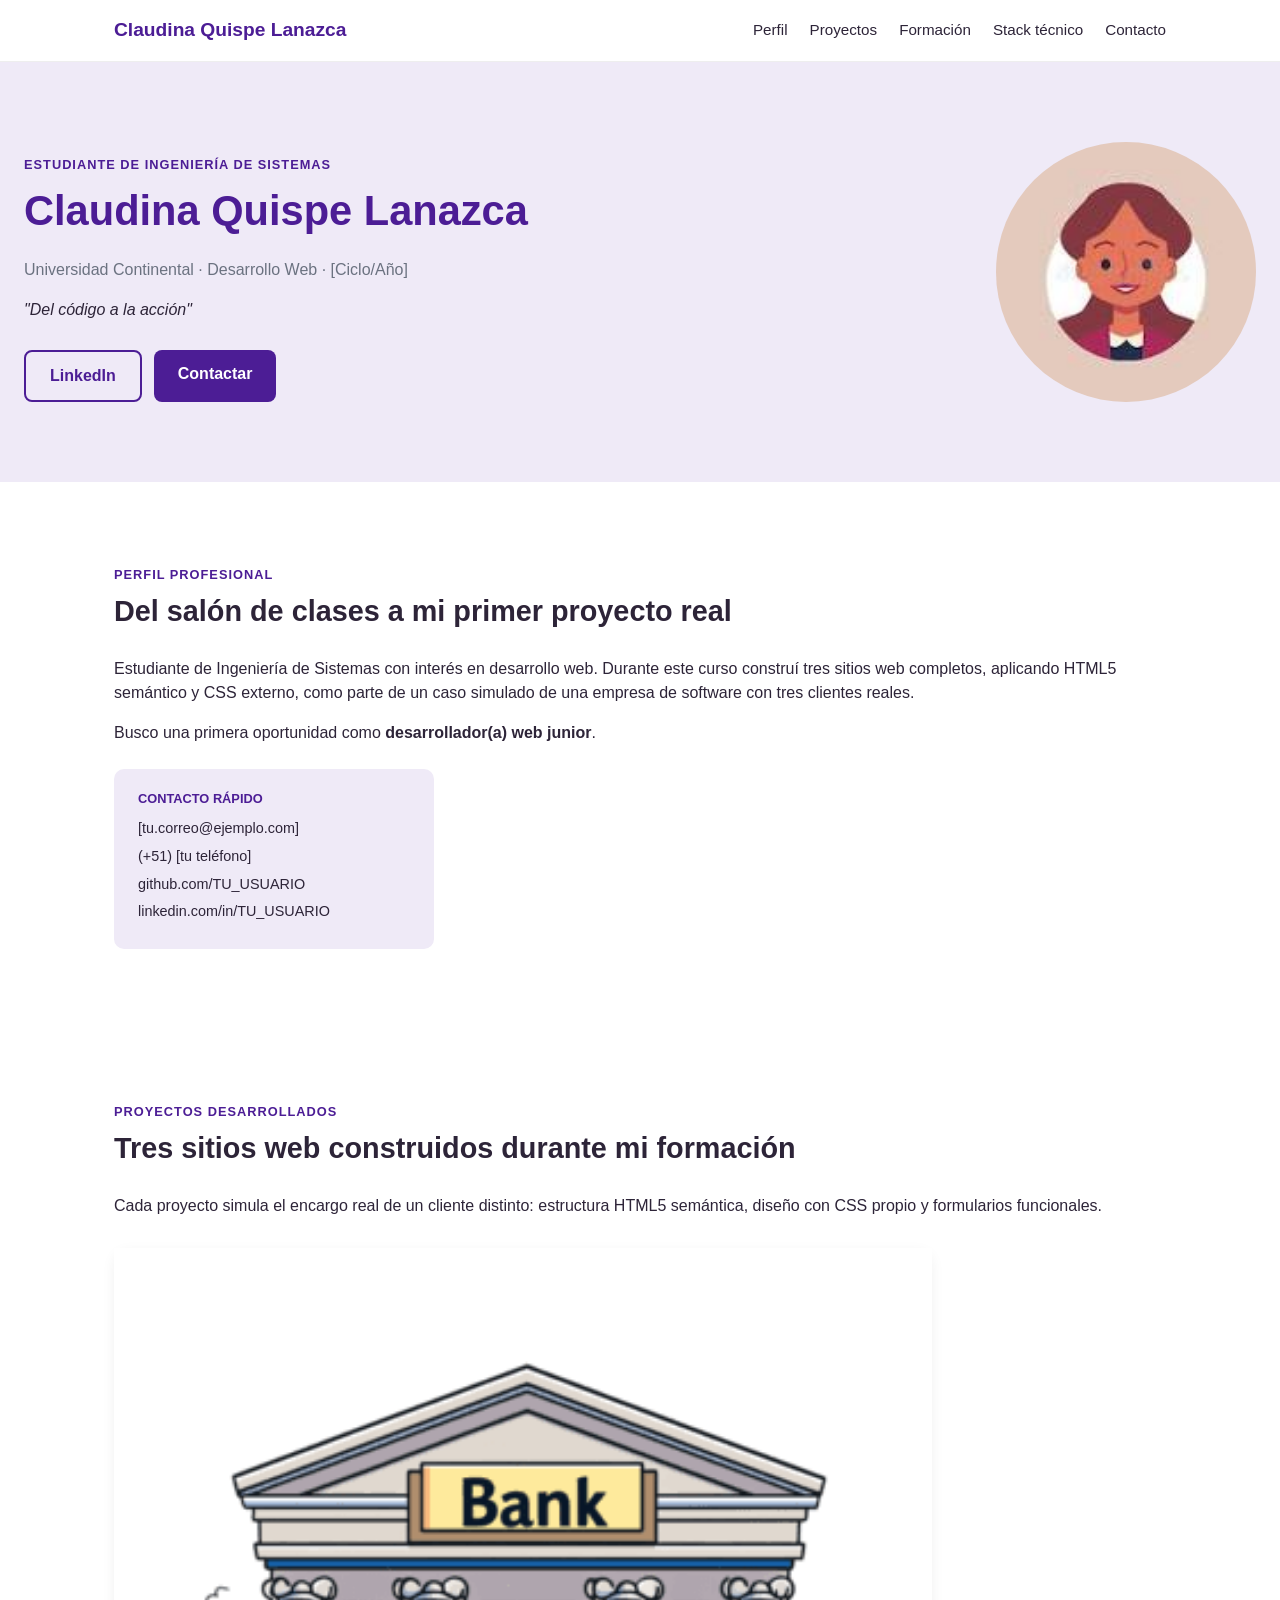
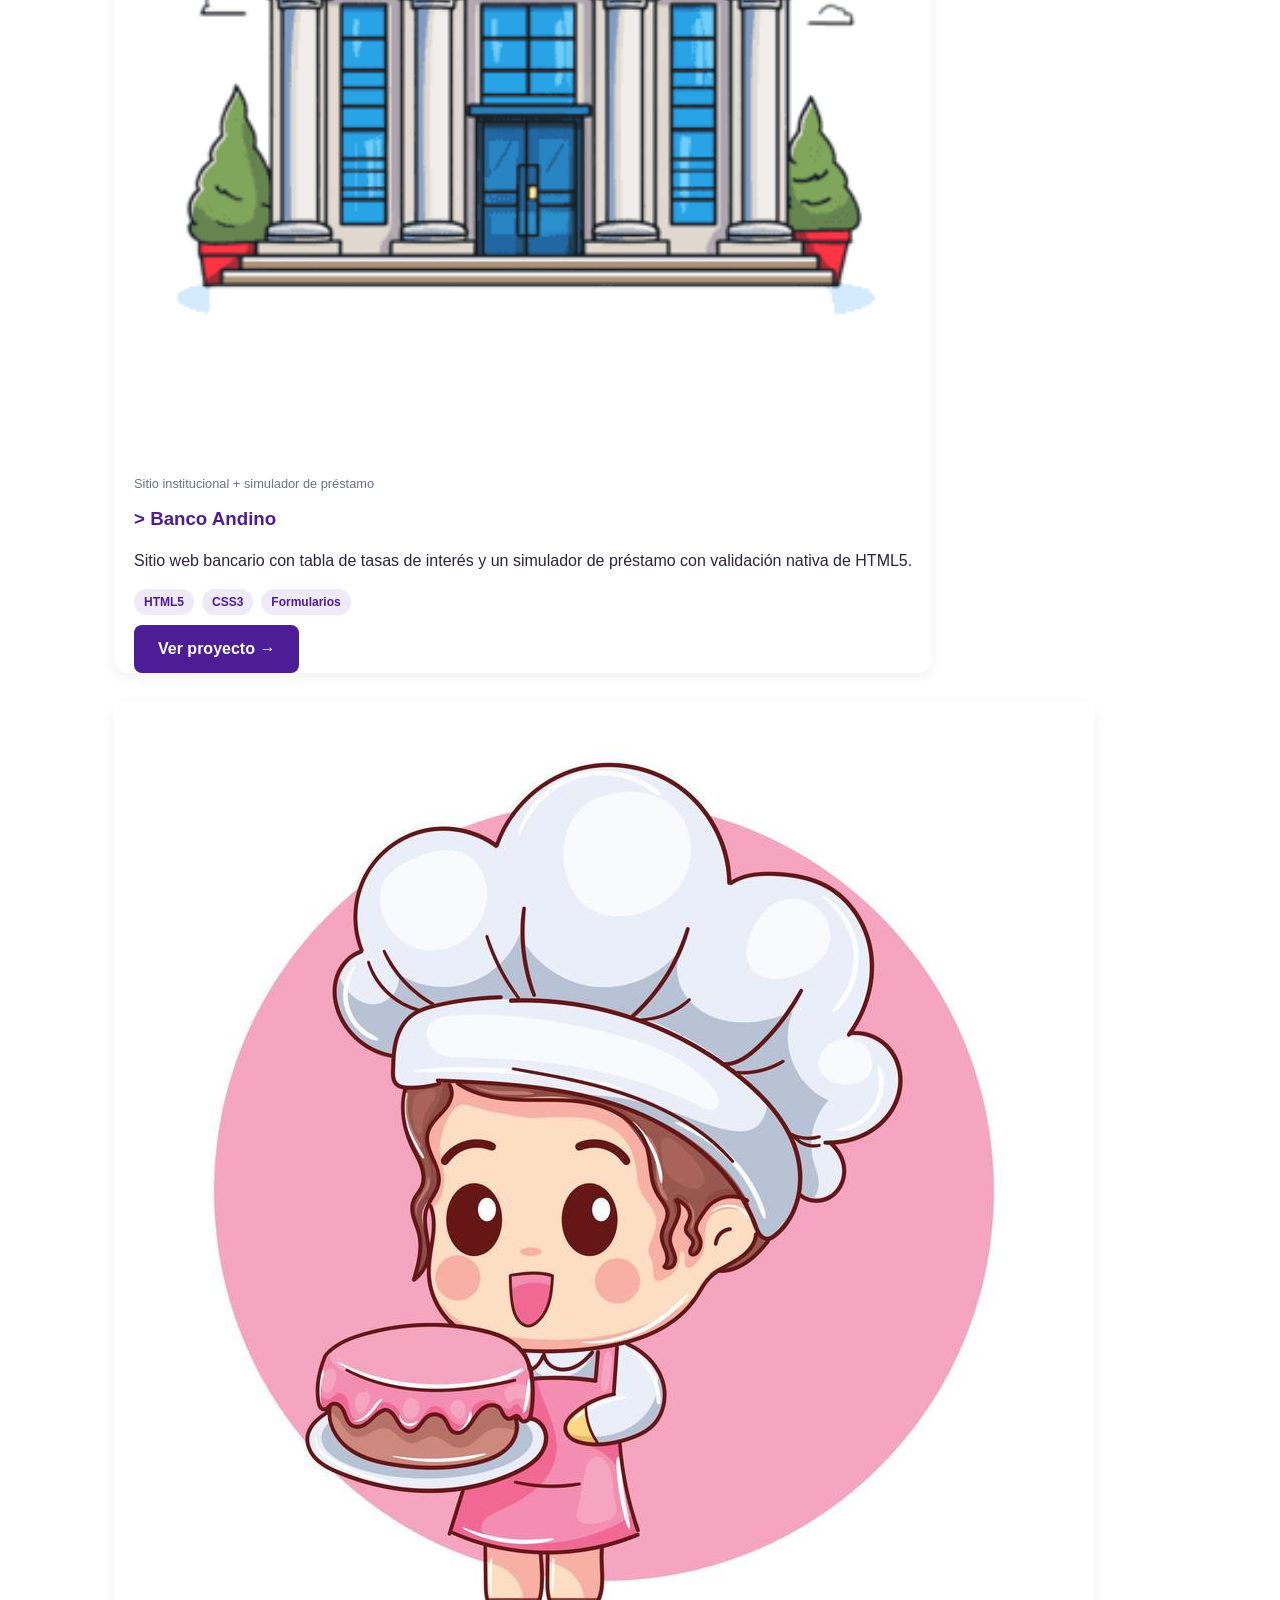
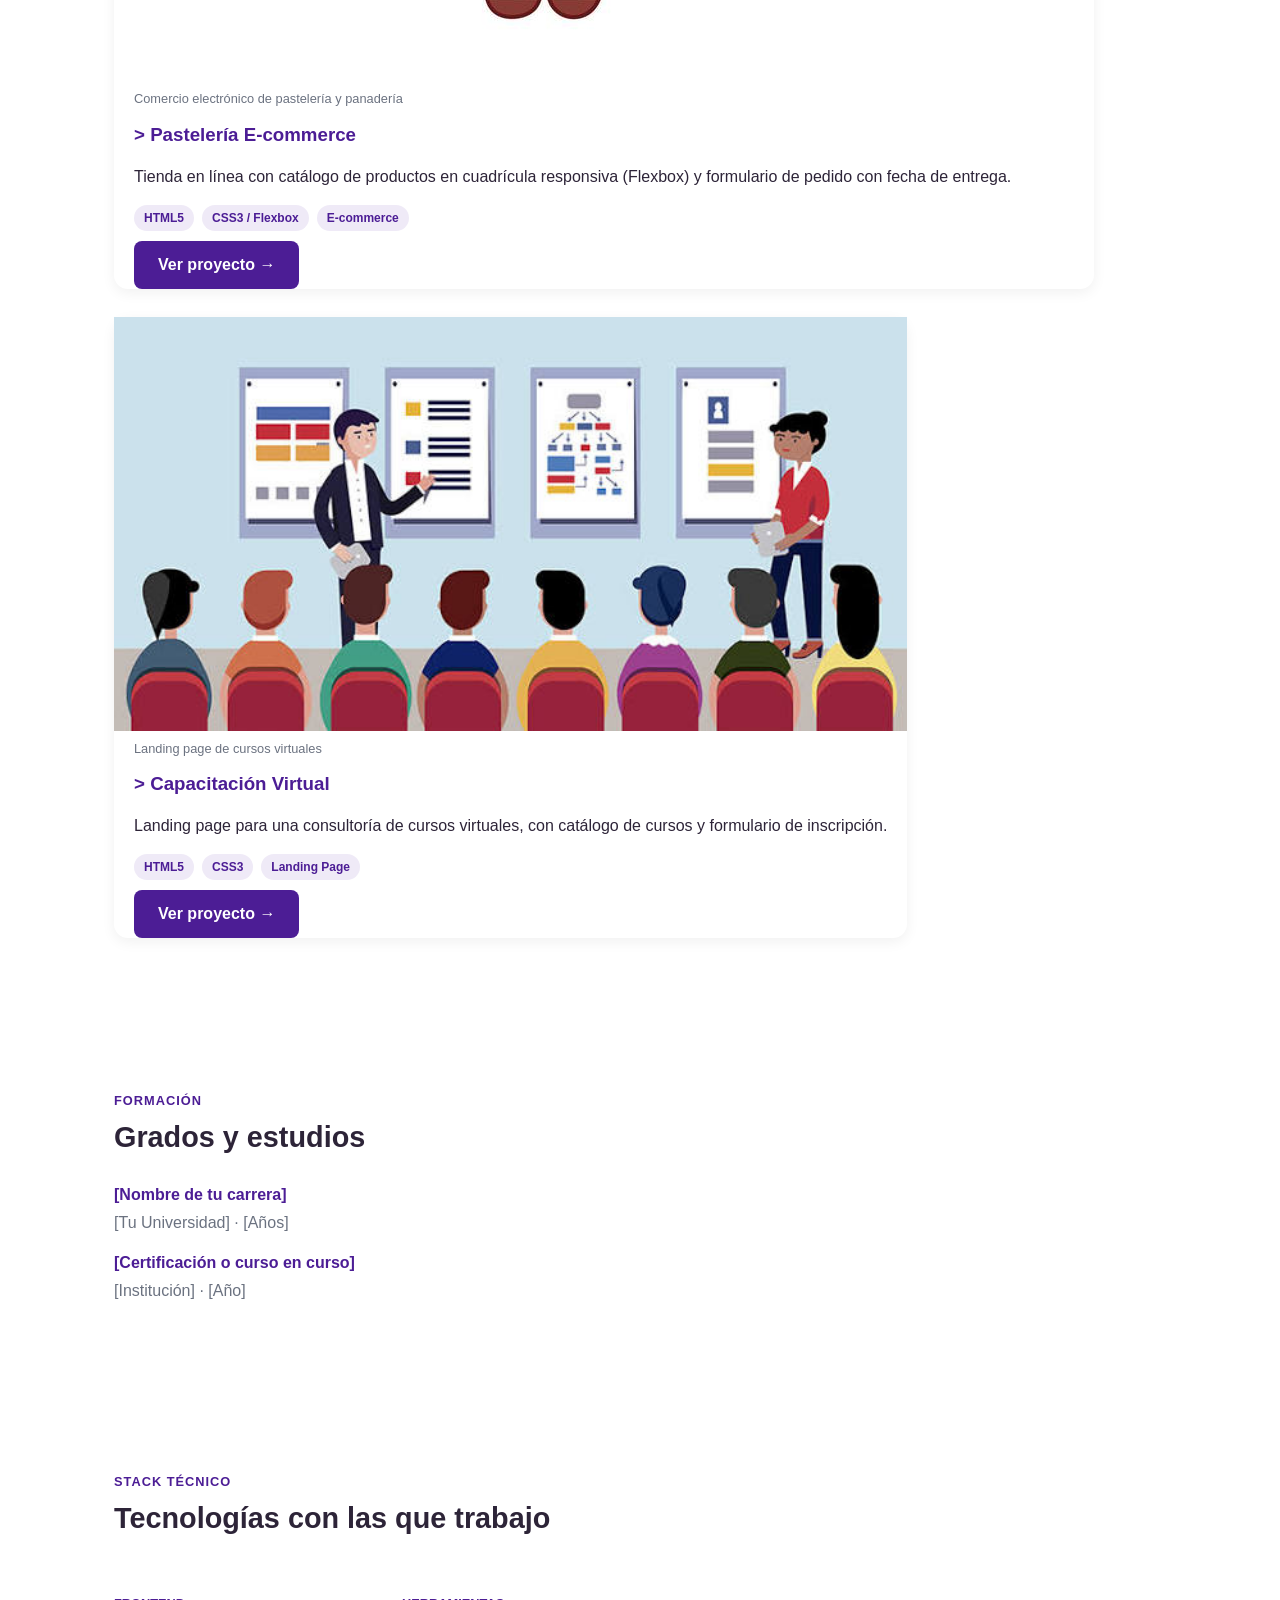
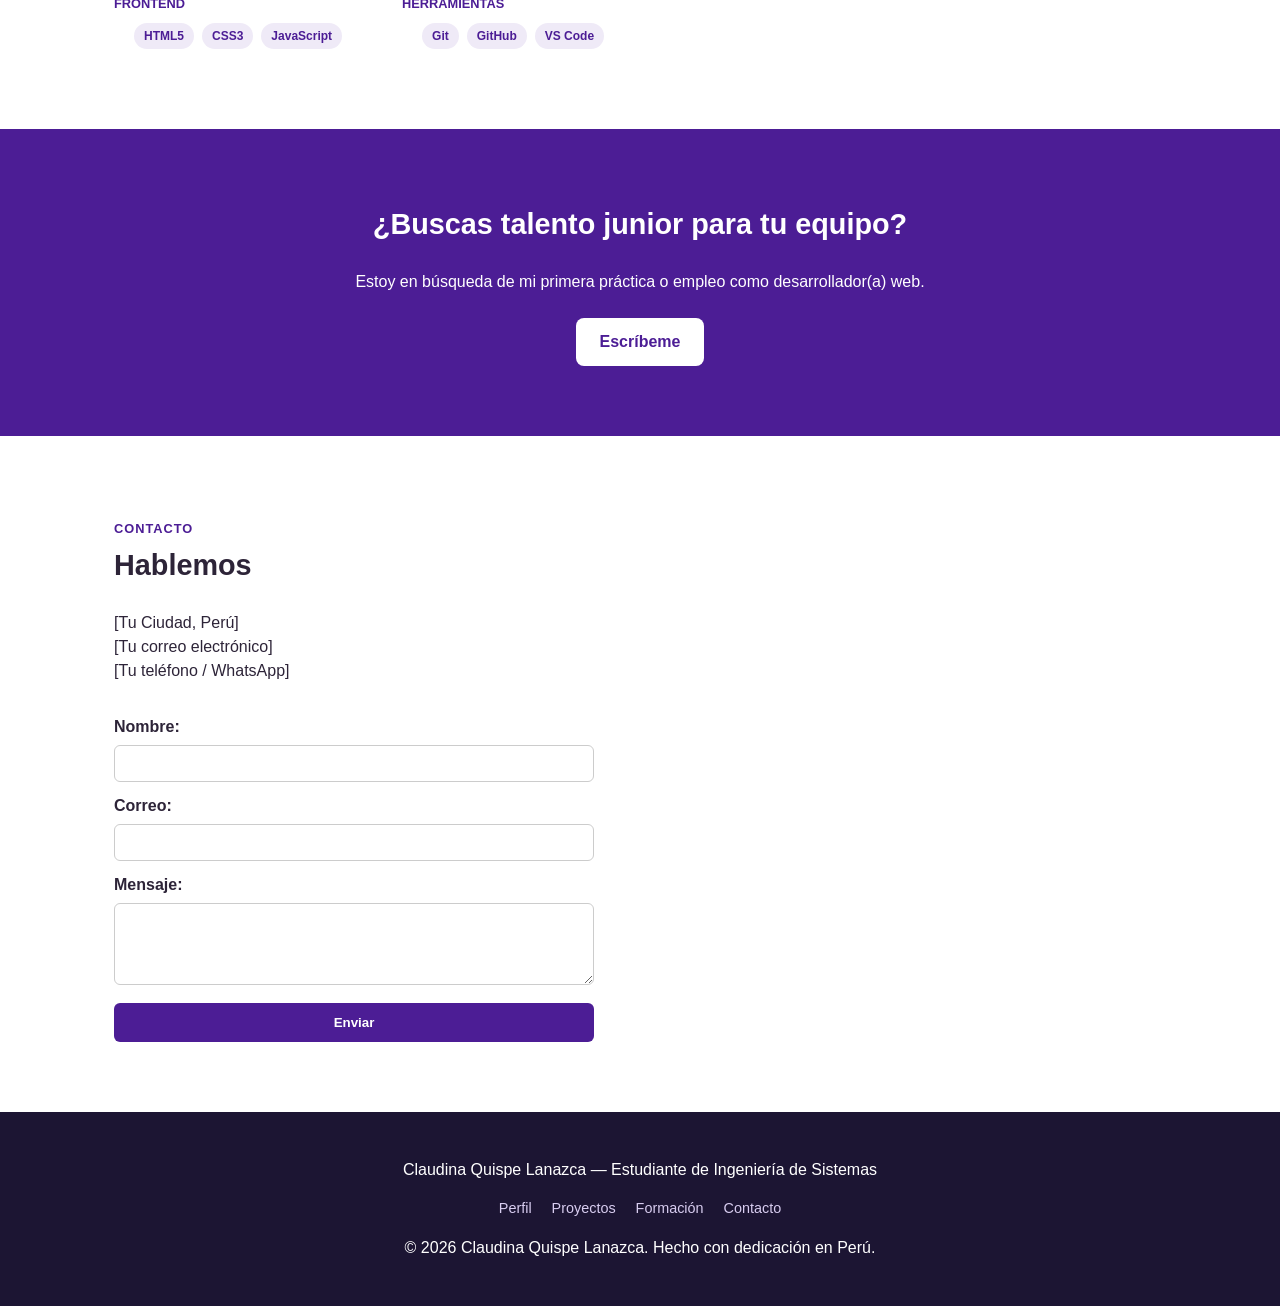
<file: index.html>
<!DOCTYPE html>
<html lang="es">
<head>
  <meta charset="UTF-8">
  <meta name="viewport" content="width=device-width, initial-scale=1.0">
  <meta name="description" content="Portafolio de Claudina Quispe Lanazca, estudiante de Ingeniería de Sistemas">
  <meta name="author" content="Claudina Quispe Lanazca">
  <title>Claudina Quispe Lanazca — Portafolio de Desarrollo Web</title>
  <link rel="stylesheet" href="css/portafolio.css">
</head>
<body>

  <header>
    <nav>
      <a href="#top" class="logo">Claudina Quispe Lanazca</a>
      <ul>
        <li><a href="#perfil">Perfil</a></li>
        <li><a href="#proyectos">Proyectos</a></li>
        <li><a href="#formacion">Formación</a></li>
        <li><a href="#stack">Stack técnico</a></li>
        <li><a href="#contacto">Contacto</a></li>
      </ul>
    </nav>
  </header>

  <main>

    <!-- ============ HERO ============ -->
    <section class="hero" id="top">
      <div class="hero-texto">
        <p class="kicker">Estudiante de Ingeniería de Sistemas</p>
        <h1>Claudina Quispe Lanazca</h1>
        <p class="subtitulo">Universidad Continental · Desarrollo Web · [Ciclo/Año]</p>
        <p class="frase">"Del código a la acción"</p>
        <div class="hero-botones">
          <a href="https://linkedin.com/in/TU_USUARIO" target="_blank" class="btn btn-outline">LinkedIn</a>
          <a href="#contacto" class="btn btn-solido">Contactar</a>
        </div>
      </div>
      <img src="img/foto-perfil.jpg" alt="Foto de Claudina Quispe Lanazca" width="260" height="260" class="hero-foto">
    </section>

    <!-- ============ PERFIL PROFESIONAL ============ -->
    <section id="perfil">
      <p class="kicker">Perfil profesional</p>
      <h2>Del salón de clases a mi primer proyecto real</h2>
      <p>Estudiante de Ingeniería de Sistemas con interés en desarrollo web. Durante este curso construí
      tres sitios web completos, aplicando HTML5 semántico y CSS externo, como parte de un caso simulado
      de una empresa de software con tres clientes reales.</p>
      <p>Busco una primera oportunidad como <strong>desarrollador(a) web junior</strong>.</p>

      <div class="contacto-rapido">
        <h6>Contacto rápido</h6>
        <ul>
          <li>[tu.correo@ejemplo.com]</li>
          <li>(+51) [tu teléfono]</li>
          <li>github.com/TU_USUARIO</li>
          <li>linkedin.com/in/TU_USUARIO</li>
        </ul>
      </div>
    </section>

    <!-- ============ PROYECTOS ============ -->
    <section id="proyectos">
      <p class="kicker">Proyectos desarrollados</p>
      <h2>Tres sitios web construidos durante mi formación</h2>
      <p>Cada proyecto simula el encargo real de un cliente distinto: estructura HTML5 semántica, diseño
      con CSS propio y formularios funcionales.</p>

      <div class="proyectos-grid">

        <article class="proyecto-card">
          <figure>
            <img src="img/banco-andino.png" alt="Captura del sitio Banco Andino">
            <figcaption>Sitio institucional + simulador de préstamo</figcaption>
          </figure>
          <h3>Banco Andino</h3>
          <p>Sitio web bancario con tabla de tasas de interés y un simulador de préstamo con validación
          nativa de HTML5.</p>
          <ul class="tecnologias">
            <li>HTML5</li>
            <li>CSS3</li>
            <li>Formularios</li>
          </ul>
          <a href="html/banco.html" class="btn btn-solido">Ver proyecto →</a>
        </article>

        <article class="proyecto-card">
          <figure>
            <img src="img/pasteleria.jpg" alt="Captura del sitio de la pastelería">
            <figcaption>Comercio electrónico de pastelería y panadería</figcaption>
          </figure>
          <h3>Pastelería E-commerce</h3>
          <p>Tienda en línea con catálogo de productos en cuadrícula responsiva (Flexbox) y formulario de
          pedido con fecha de entrega.</p>
          <ul class="tecnologias">
            <li>HTML5</li>
            <li>CSS3 / Flexbox</li>
            <li>E-commerce</li>
          </ul>
          <a href="html/pasteleria_ecommerce.html" class="btn btn-solido">Ver proyecto →</a>
        </article>

        <article class="proyecto-card">
          <figure>
            <img src="img/capacitacion-virtual.jpg" alt="Captura del sitio de capacitación virtual">
            <figcaption>Landing page de cursos virtuales</figcaption>
          </figure>
          <h3>Capacitación Virtual</h3>
          <p>Landing page para una consultoría de cursos virtuales, con catálogo de cursos y formulario
          de inscripción.</p>
          <ul class="tecnologias">
            <li>HTML5</li>
            <li>CSS3</li>
            <li>Landing Page</li>
          </ul>
          <a href="html/capacitacion_virtual.html" class="btn btn-solido">Ver proyecto →</a>
        </article>

      </div>
    </section>

    <!-- ============ FORMACIÓN ============ -->
    <section id="formacion">
      <p class="kicker">Formación</p>
      <h2>Grados y estudios</h2>
      <dl>
        <dt>[Nombre de tu carrera]</dt>
        <dd>[Tu Universidad] · [Años]</dd>

        <dt>[Certificación o curso en curso]</dt>
        <dd>[Institución] · [Año]</dd>
      </dl>
    </section>

    <!-- ============ STACK TÉCNICO ============ -->
    <section id="stack">
      <p class="kicker">Stack técnico</p>
      <h2>Tecnologías con las que trabajo</h2>

      <div class="stack-grid">
        <div class="stack-grupo">
          <h6>Frontend</h6>
          <ul class="tecnologias">
            <li>HTML5</li>
            <li>CSS3</li>
            <li>JavaScript</li>
          </ul>
        </div>
        <div class="stack-grupo">
          <h6>Herramientas</h6>
          <ul class="tecnologias">
            <li>Git</li>
            <li>GitHub</li>
            <li>VS Code</li>
          </ul>
        </div>
      </div>
    </section>

    <!-- ============ CTA ============ -->
    <section class="cta">
      <h2>¿Buscas talento junior para tu equipo?</h2>
      <p>Estoy en búsqueda de mi primera práctica o empleo como desarrollador(a) web.</p>
      <a href="mailto:tu.correo@ejemplo.com" class="btn btn-solido">Escríbeme</a>
    </section>

    <!-- ============ CONTACTO ============ -->
    <section id="contacto">
      <p class="kicker">Contacto</p>
      <h2>Hablemos</h2>
      <p>
        [Tu Ciudad, Perú] <br>
        [Tu correo electrónico] <br>
        [Tu teléfono / WhatsApp]
      </p>
      <form>
        <label for="nombre">Nombre:</label>
        <input type="text" id="nombre" name="nombre" required>

        <label for="correo">Correo:</label>
        <input type="email" id="correo" name="correo" required>

        <label for="mensaje">Mensaje:</label>
        <textarea id="mensaje" name="mensaje" rows="4"></textarea>

        <input type="submit" value="Enviar">
      </form>
    </section>

  </main>

  <footer>
    <p>Claudina Quispe Lanazca — Estudiante de Ingeniería de Sistemas</p>
    <nav>
      <a href="#perfil">Perfil</a>
      <a href="#proyectos">Proyectos</a>
      <a href="#formacion">Formación</a>
      <a href="#contacto">Contacto</a>
    </nav>
    <p>&copy; 2026 Claudina Quispe Lanazca. Hecho con dedicación en Perú.</p>
  </footer>

</body>
</html>
</file>
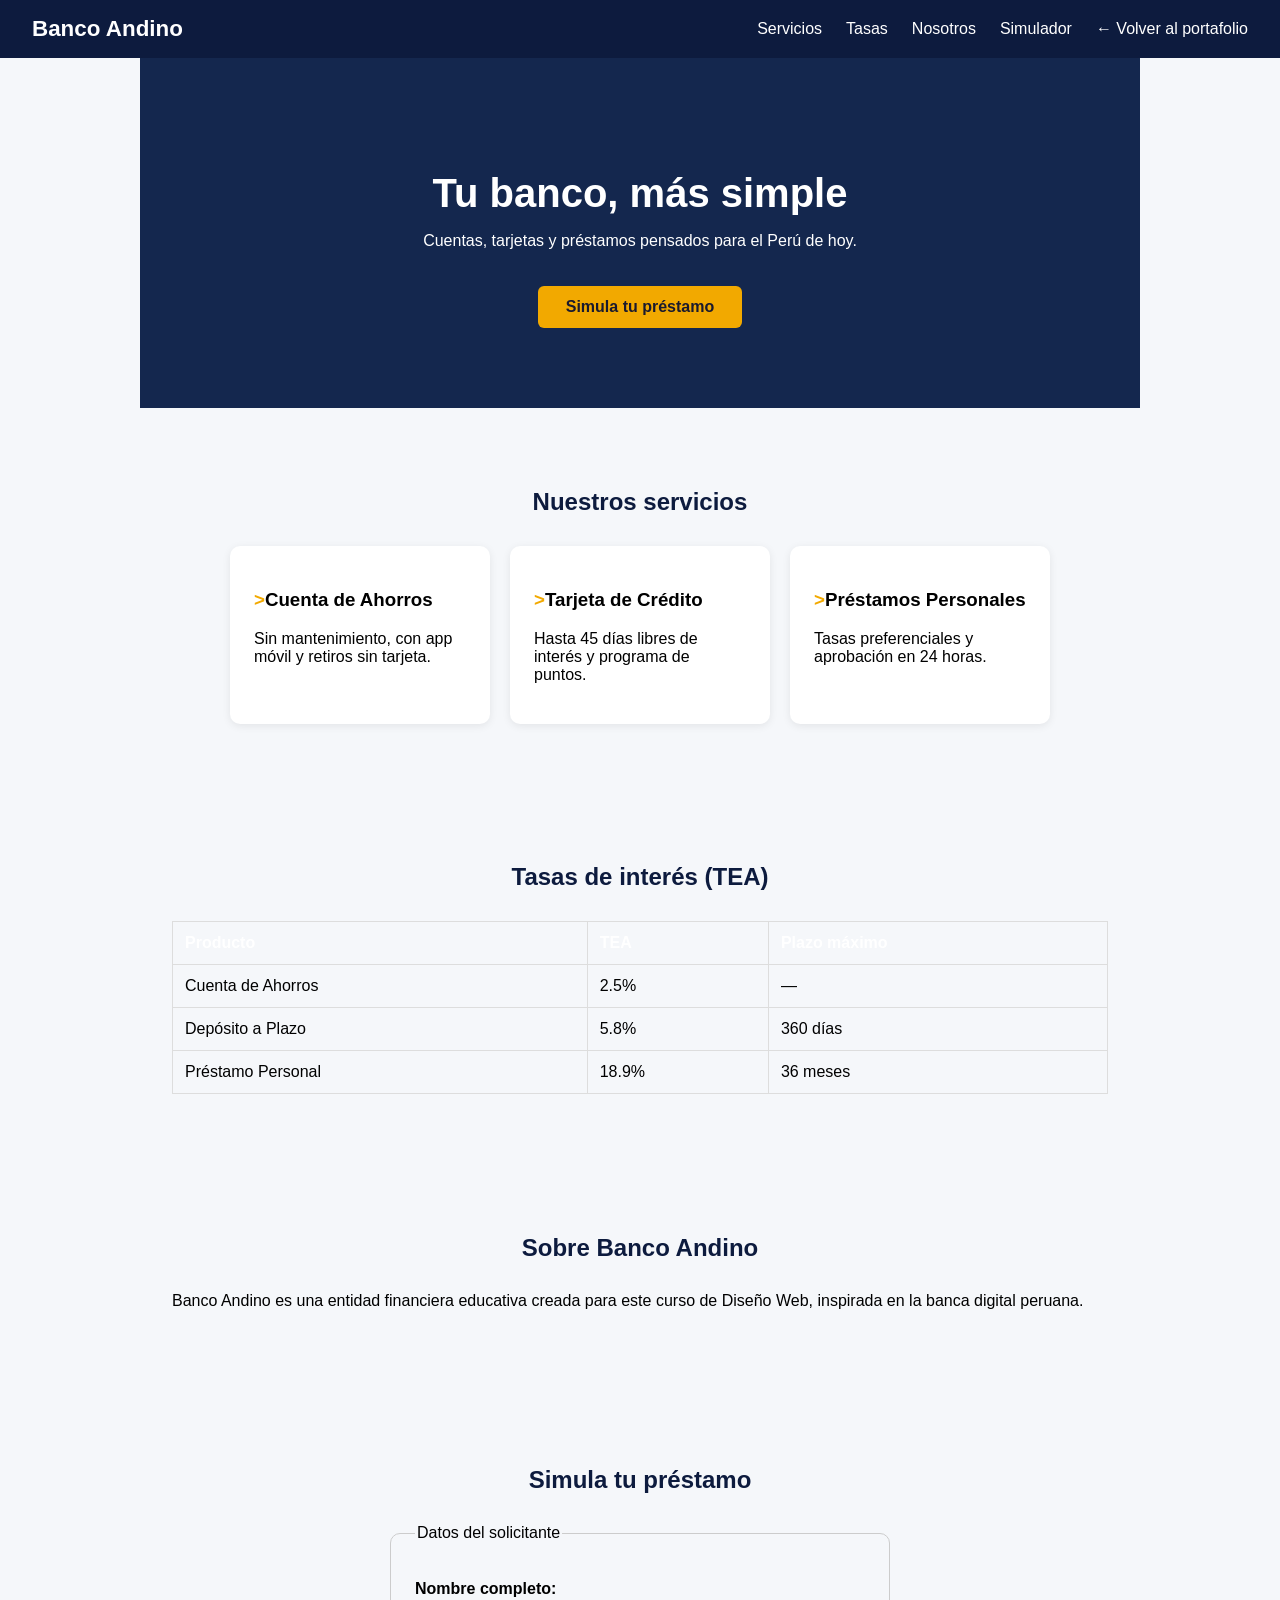
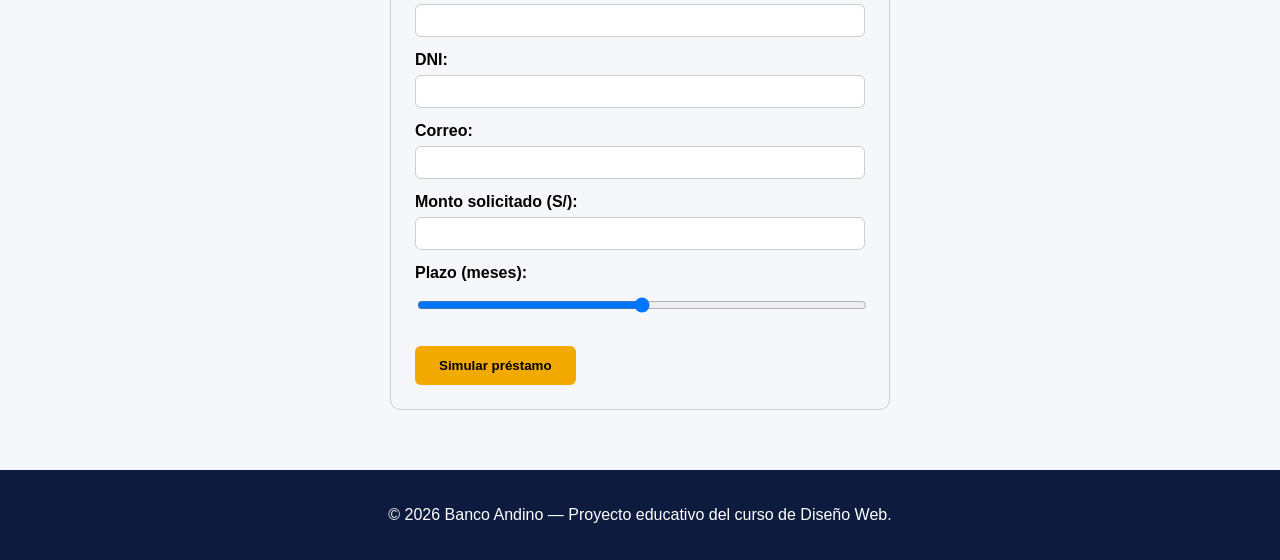
<file: html/banco.html>
<!DOCTYPE html>
<html lang="es">
<head>
  <meta charset="UTF-8">
  <meta name="viewport" content="width=device-width, initial-scale=1.0">
  <meta name="description" content="Banco Andino - Banca simple y confiable">
  <title>Banco Andino</title>
  <link rel="stylesheet" href="../css/banco.css">
</head>
<body>
  <header>
    <div class="logo">Banco Andino</div>
    <nav>
      <ul>
        <li><a href="#servicios">Servicios</a></li>
        <li><a href="#tasas">Tasas</a></li>
        <li><a href="#nosotros">Nosotros</a></li>
        <li><a href="#contacto">Simulador</a></li>
        <li><a href="portafolio.html">← Volver al portafolio</a></li>
      </ul>
    </nav>
  </header>

  <main>
    <section class="hero">
      <h1>Tu banco, más simple</h1>
      <p>Cuentas, tarjetas y préstamos pensados para el Perú de hoy.</p>
      <a href="#contacto" class="btn">Simula tu préstamo</a>
    </section>

    <section id="servicios">
      <h2>Nuestros servicios</h2>
      <div class="servicios-grid">
        <article class="servicio-card">
          <h3>Cuenta de Ahorros</h3>
          <p>Sin mantenimiento, con app móvil y retiros sin tarjeta.</p>
        </article>
        <article class="servicio-card">
          <h3>Tarjeta de Crédito</h3>
          <p>Hasta 45 días libres de interés y programa de puntos.</p>
        </article>
        <article class="servicio-card">
          <h3>Préstamos Personales</h3>
          <p>Tasas preferenciales y aprobación en 24 horas.</p>
        </article>
      </div>
    </section>

    <section id="tasas">
      <h2>Tasas de interés (TEA)</h2>
      <table>
        <thead>
          <tr>
            <th scope="col">Producto</th>
            <th scope="col">TEA</th>
            <th scope="col">Plazo máximo</th>
          </tr>
        </thead>
        <tbody>
          <tr>
            <td>Cuenta de Ahorros</td>
            <td>2.5%</td>
            <td>—</td>
          </tr>
          <tr>
            <td>Depósito a Plazo</td>
            <td>5.8%</td>
            <td>360 días</td>
          </tr>
          <tr>
            <td>Préstamo Personal</td>
            <td>18.9%</td>
            <td>36 meses</td>
          </tr>
        </tbody>
      </table>
    </section>

    <section id="nosotros">
      <h2>Sobre Banco Andino</h2>
      <p>Banco Andino es una entidad financiera educativa creada para este curso de Diseño Web, inspirada
      en la banca digital peruana.</p>
    </section>

    <section id="contacto">
      <h2>Simula tu préstamo</h2>
      <form>
        <fieldset>
          <legend>Datos del solicitante</legend>

          <label for="nombre">Nombre completo:</label>
          <input type="text" id="nombre" name="nombre" required>

          <label for="dni">DNI:</label>
          <input type="text" id="dni" name="dni" pattern="[0-9]{8}" maxlength="8" required>

          <label for="correo">Correo:</label>
          <input type="email" id="correo" name="correo" required>

          <label for="monto">Monto solicitado (S/):</label>
          <input type="number" id="monto" name="monto" min="500" max="50000" step="100">

          <label for="plazo">Plazo (meses):</label>
          <input type="range" id="plazo" name="plazo" min="6" max="36">

          <input type="submit" value="Simular préstamo">
        </fieldset>
      </form>
    </section>
  </main>

  <footer>
    <p>&copy; 2026 Banco Andino — Proyecto educativo del curso de Diseño Web.</p>
  </footer>
</body>
</html>
</file>
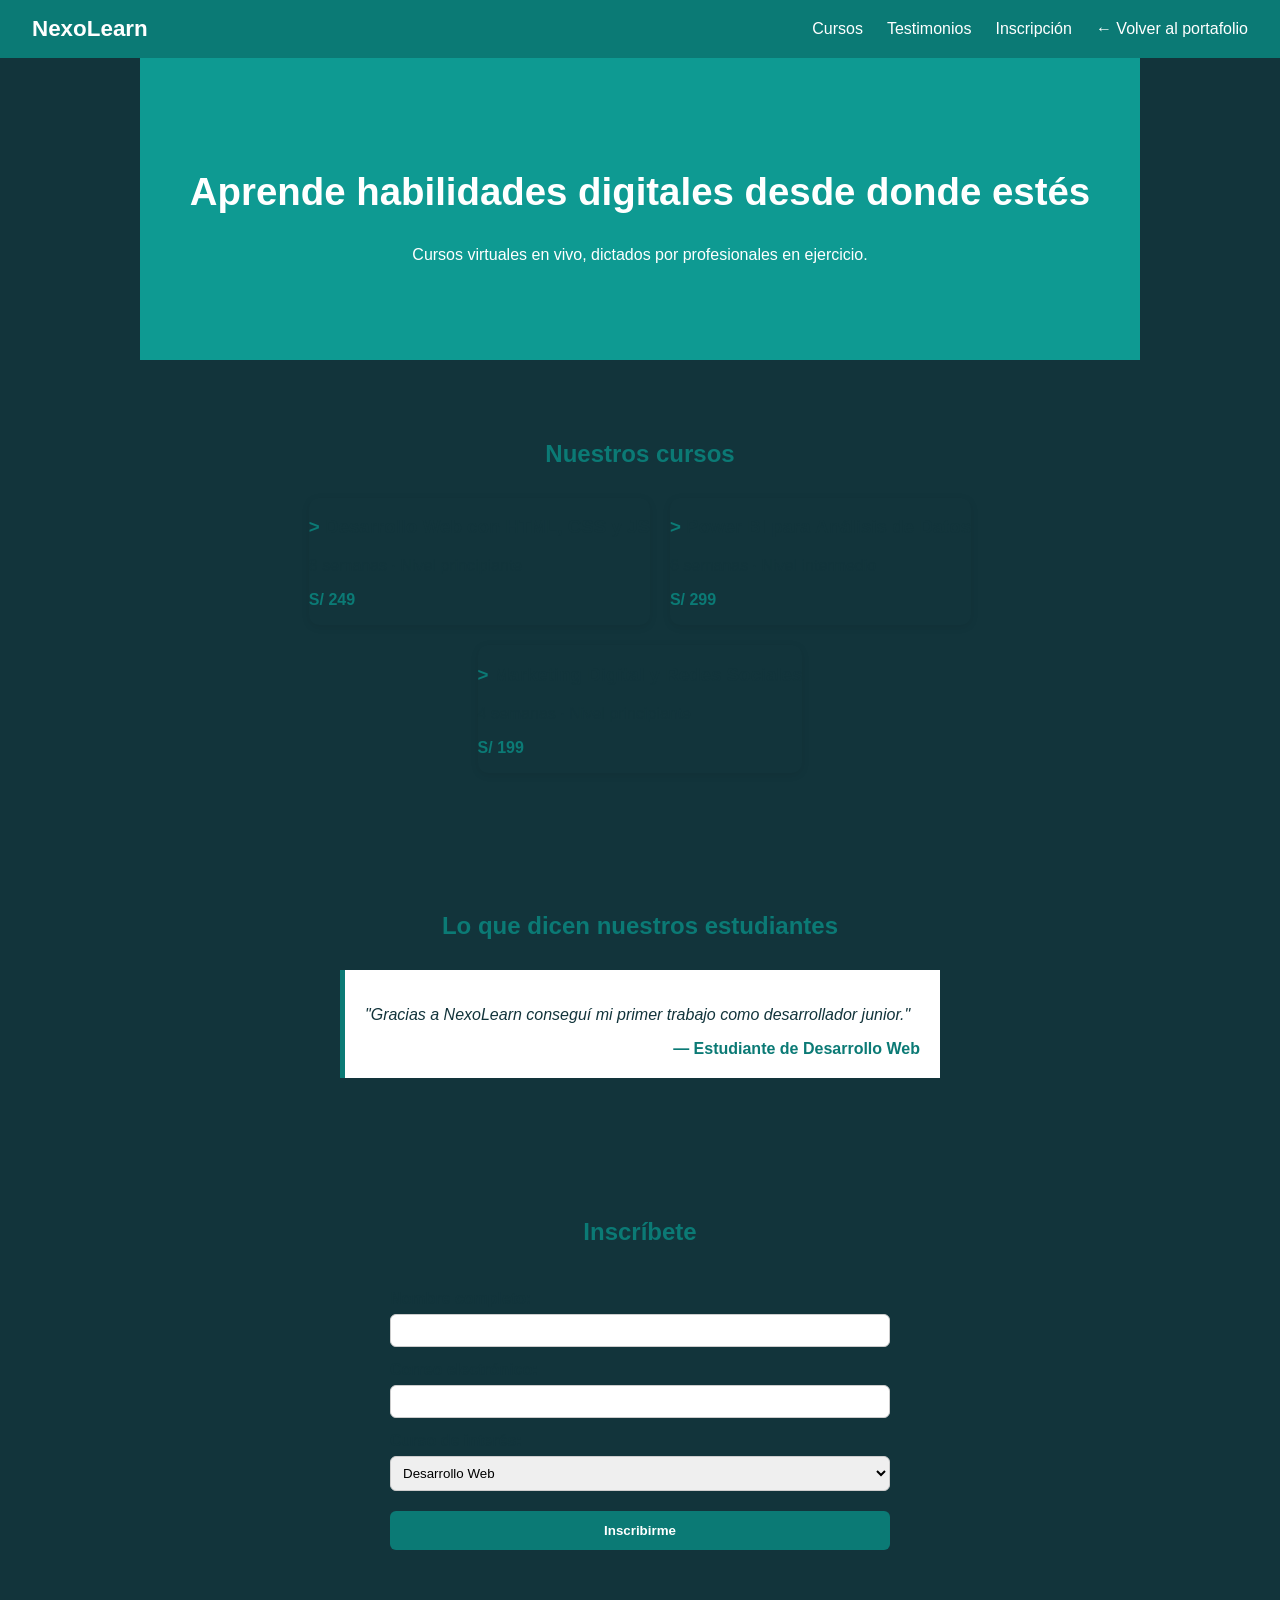
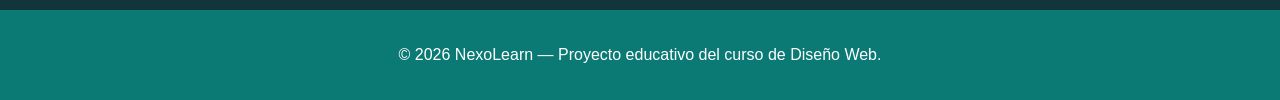
<file: html/capacitacion_virtual.html>
<!DOCTYPE html>
<html lang="es">
<head>
  <meta charset="UTF-8">
  <meta name="viewport" content="width=device-width, initial-scale=1.0">
  <meta name="description" content="NexoLearn - Capacitación y Cursos Virtuales">
  <title>NexoLearn - Capacitación Virtual</title>
  <link rel="stylesheet" href="../css/capacitacion_virtual.css">
</head>
<body>
  <header>
    <div class="logo">NexoLearn</div>
    <nav>
      <ul>
        <li><a href="#cursos">Cursos</a></li>
        <li><a href="#testimonios">Testimonios</a></li>
        <li><a href="#inscripcion">Inscripción</a></li>
        <li><a href="portafolio.html">← Volver al portafolio</a></li>
      </ul>
    </nav>
  </header>

  <main>
    <section class="hero">
      <h1>Aprende habilidades digitales desde donde estés</h1>
      <p>Cursos virtuales en vivo, dictados por profesionales en ejercicio.</p>
    </section>

    <section id="cursos">
      <h2>Nuestros cursos</h2>
      <div class="cursos-grid">

        <article class="curso-card">
          <h3>Desarrollo Web con HTML, CSS y JS</h3>
          <p>8 semanas · Nivel principiante</p>
          <p class="precio">S/ 249</p>
        </article>

        <article class="curso-card">
          <h3>Power BI para Análisis de Datos</h3>
          <p>6 semanas · Nivel intermedio</p>
          <p class="precio">S/ 299</p>
        </article>

        <article class="curso-card">
          <h3>Marketing Digital y Redes Sociales</h3>
          <p>4 semanas · Nivel principiante</p>
          <p class="precio">S/ 199</p>
        </article>

      </div>
    </section>

    <section id="testimonios">
      <h2>Lo que dicen nuestros estudiantes</h2>
      <blockquote>
        <p>"Gracias a NexoLearn conseguí mi primer trabajo como desarrollador junior."</p>
        <cite>— Estudiante de Desarrollo Web</cite>
      </blockquote>
    </section>

    <section id="inscripcion">
      <h2>Inscríbete</h2>
      <form>
        <label for="nombre">Nombre completo:</label>
        <input type="text" id="nombre" name="nombre" required>

        <label for="correo">Correo electrónico:</label>
        <input type="email" id="correo" name="correo" required>

        <label for="curso">Curso de interés:</label>
        <select id="curso" name="curso">
          <option value="web">Desarrollo Web</option>
          <option value="bi">Power BI</option>
          <option value="marketing">Marketing Digital</option>
        </select>

        <input type="submit" value="Inscribirme">
      </form>
    </section>
  </main>

  <footer>
    <p>&copy; 2026 NexoLearn — Proyecto educativo del curso de Diseño Web.</p>
  </footer>
</body>
</html>
</file>
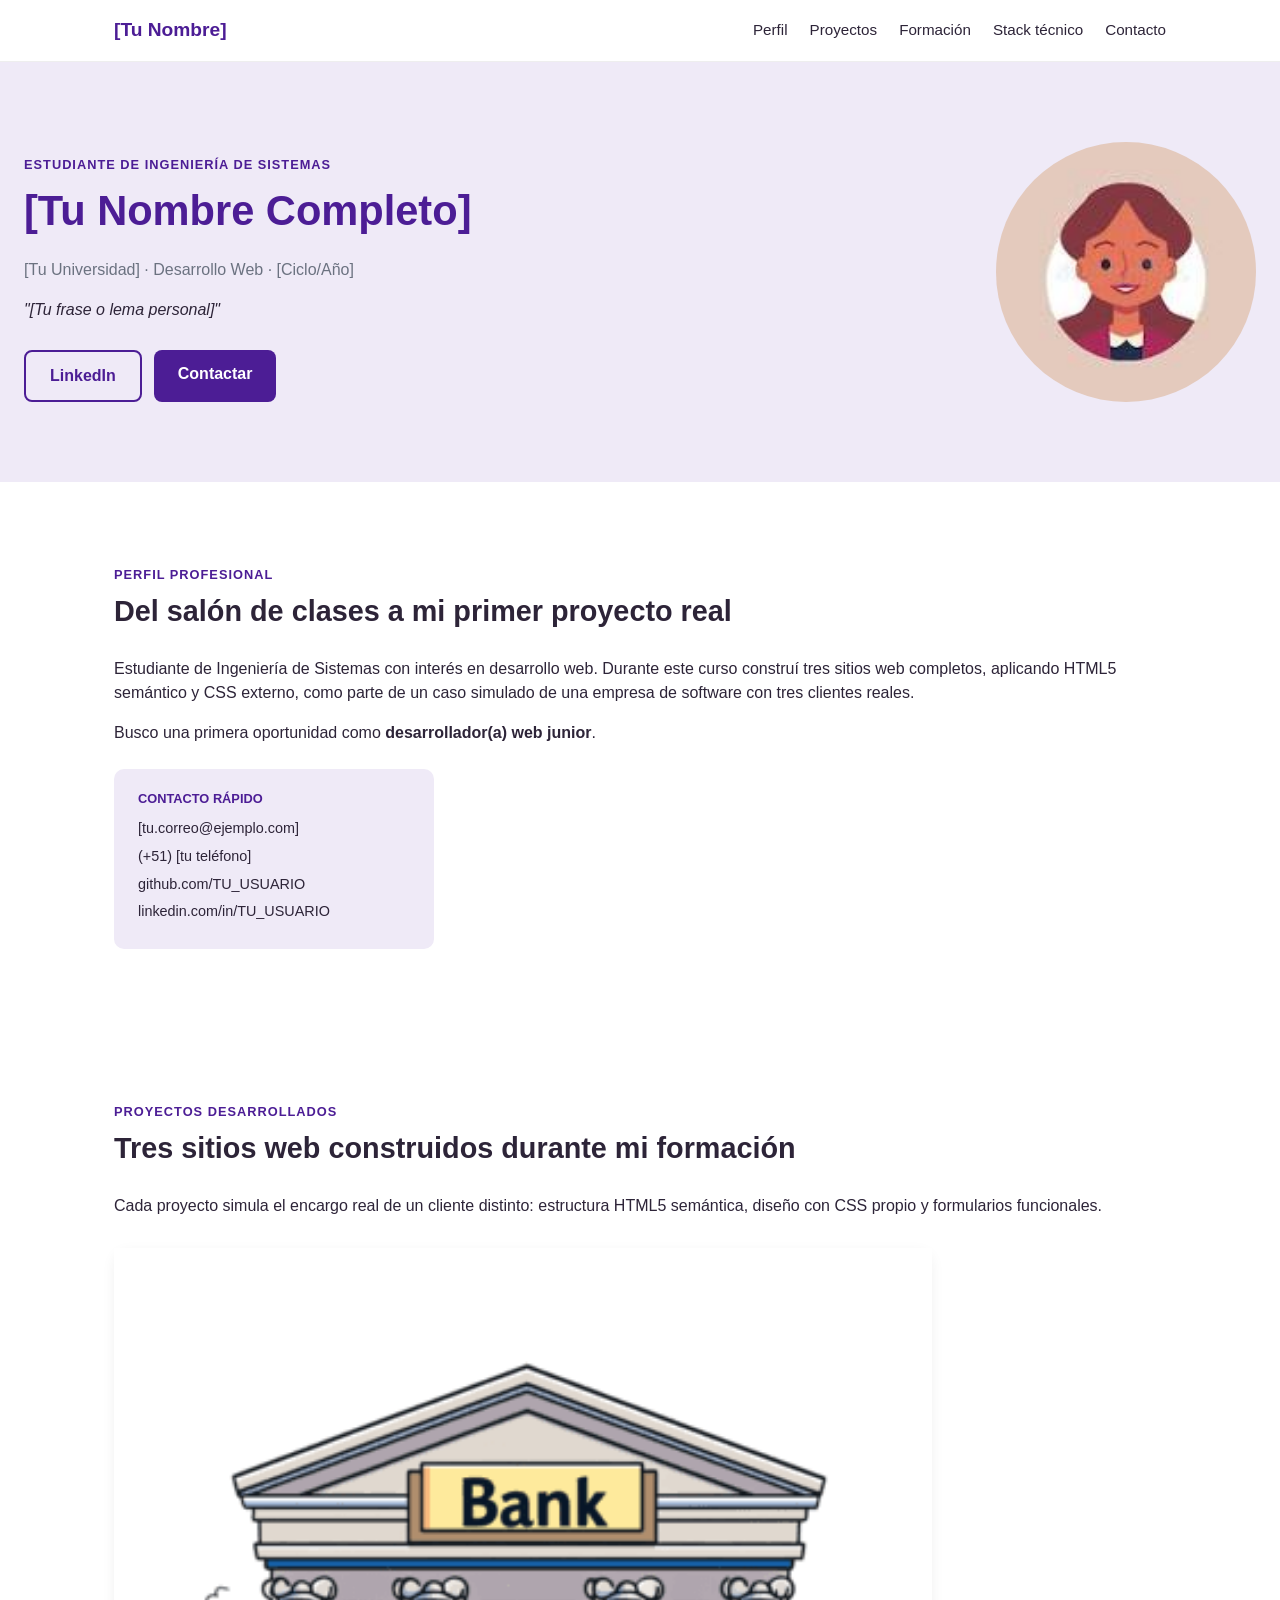
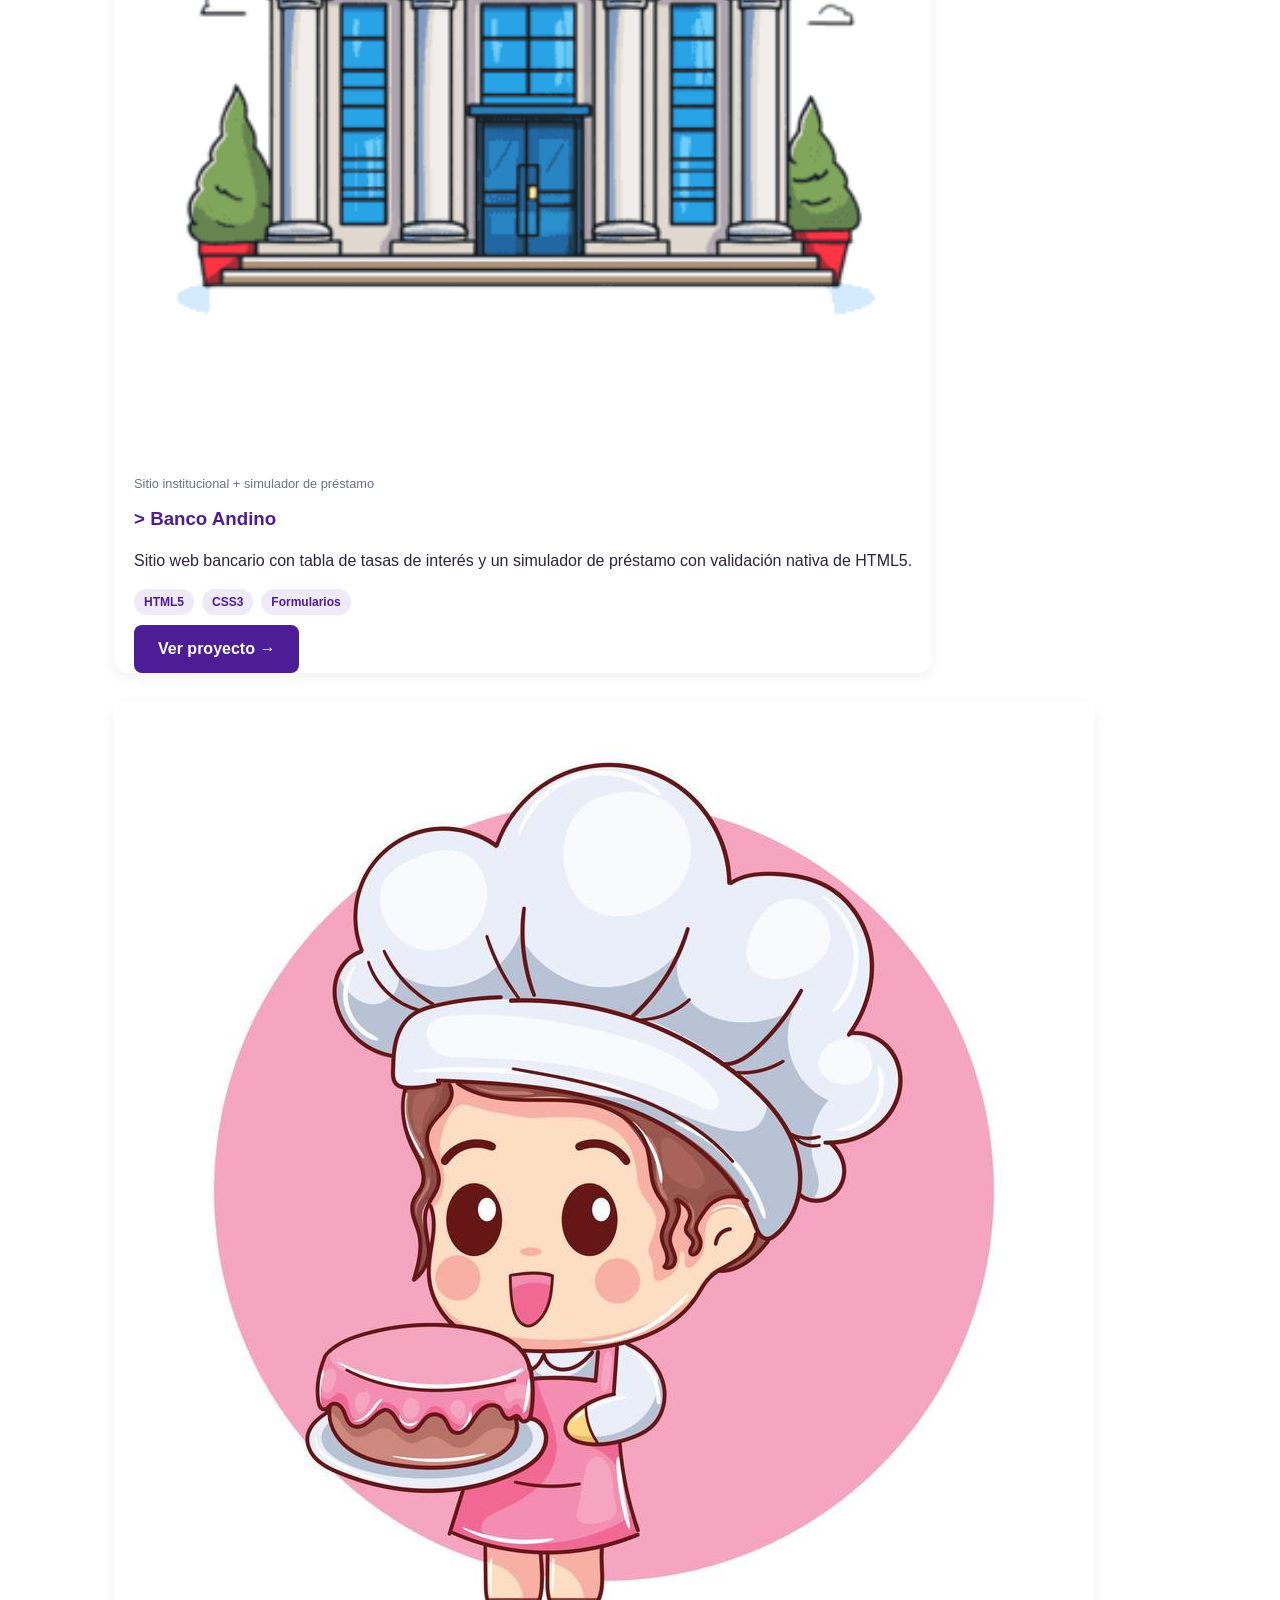
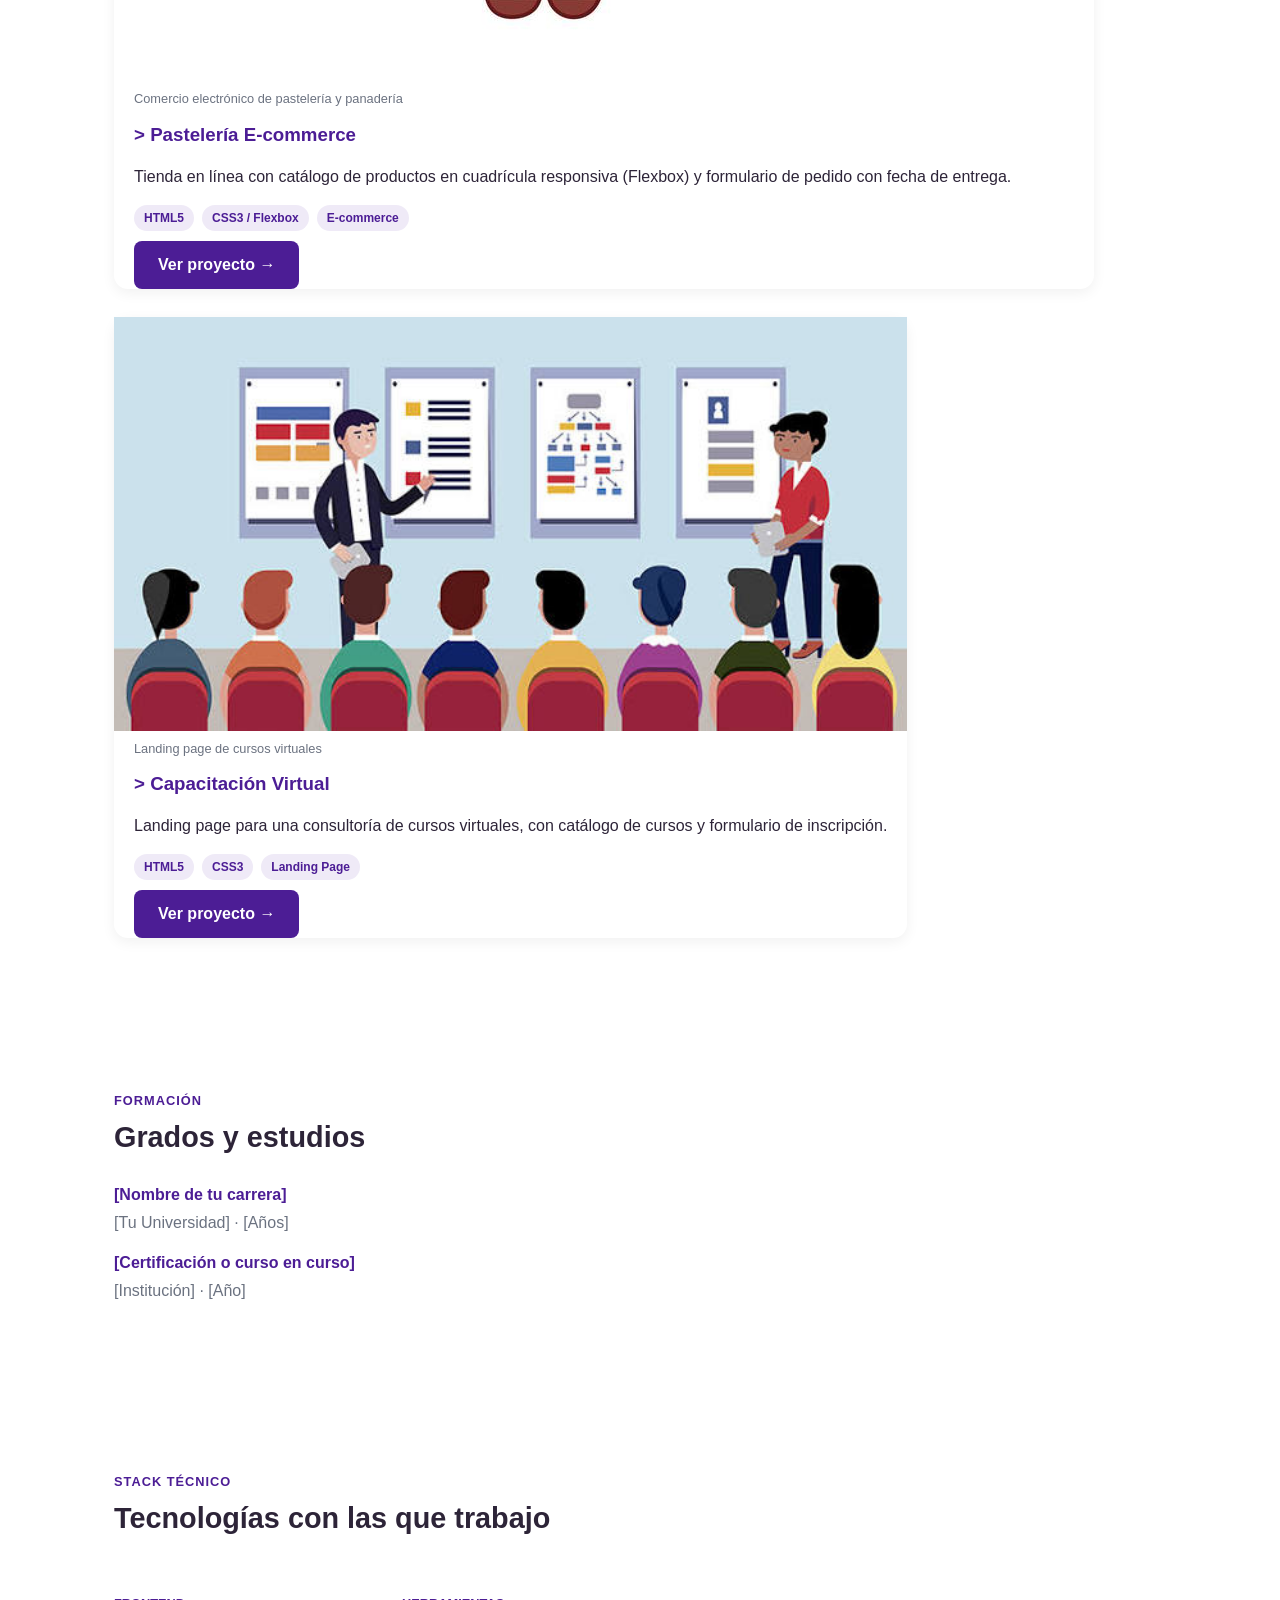
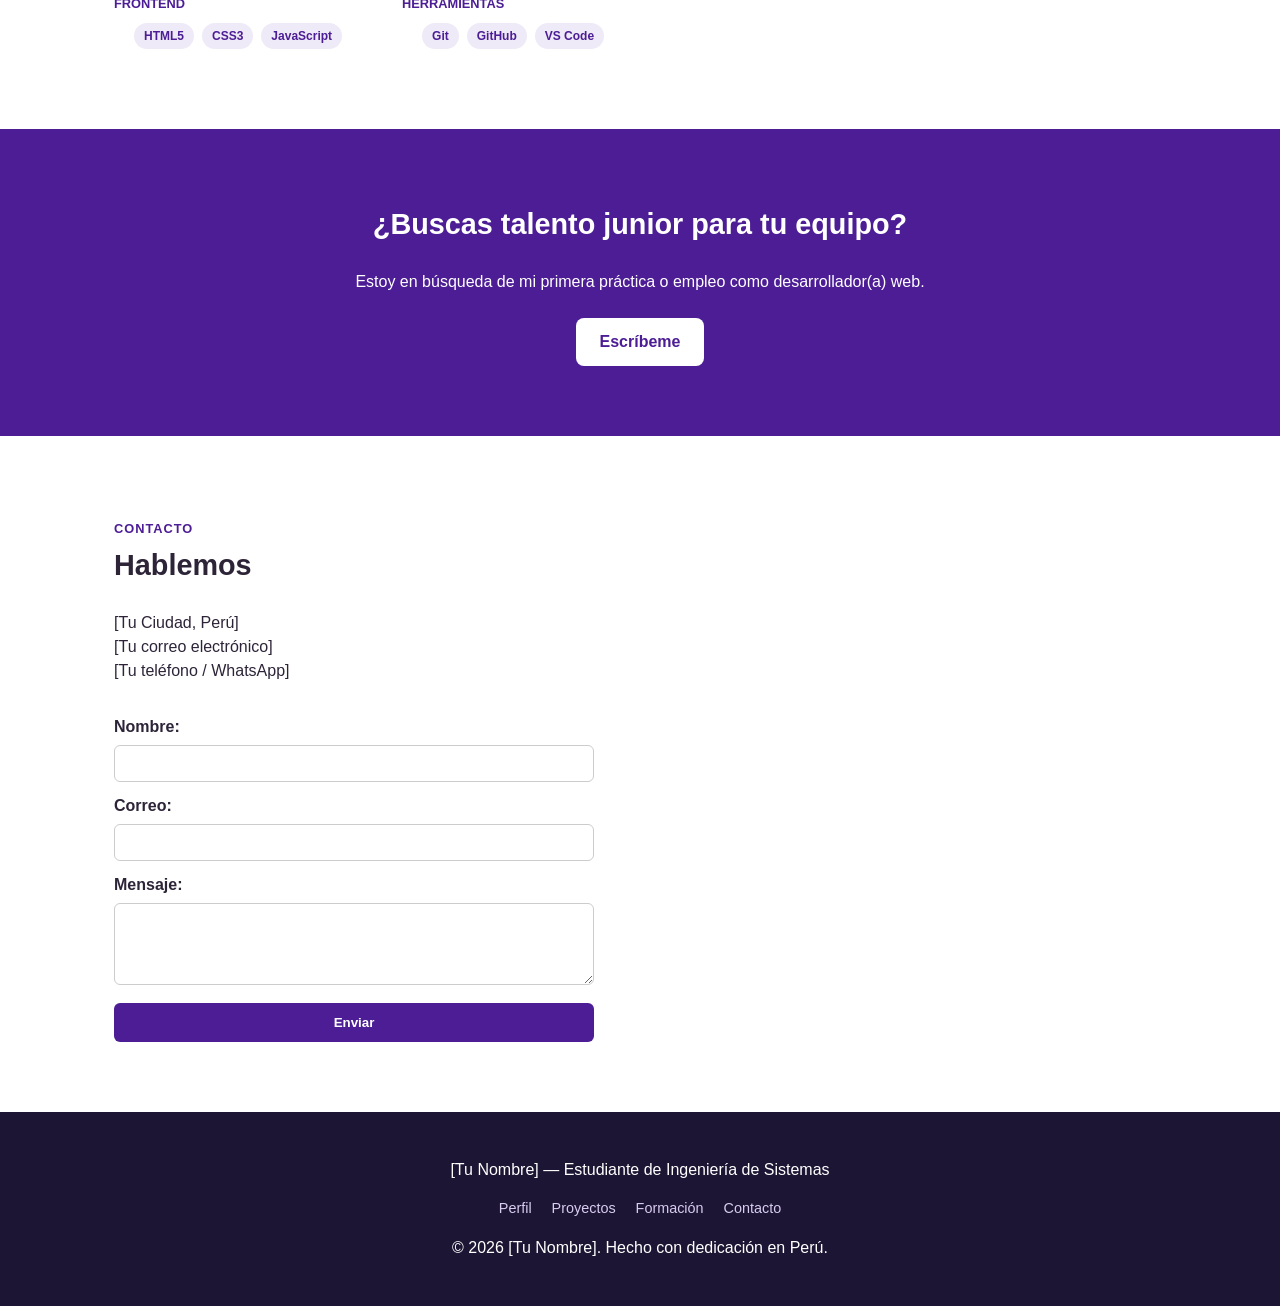
<file: html/portafolio.html>
<!DOCTYPE html>
<html lang="es">
<head>
  <meta charset="UTF-8">
  <meta name="viewport" content="width=device-width, initial-scale=1.0">
  <meta name="description" content="Portafolio de [Tu Nombre], estudiante de Ingeniería de Sistemas">
  <meta name="author" content="[Tu Nombre]">
  <title>[Tu Nombre] — Portafolio de Desarrollo Web</title>
  <link rel="stylesheet" href="../css/portafolio.css">
</head>
<body>

  <header>
    <nav>
      <a href="#top" class="logo">[Tu Nombre]</a>
      <ul>
        <li><a href="#perfil">Perfil</a></li>
        <li><a href="#proyectos">Proyectos</a></li>
        <li><a href="#formacion">Formación</a></li>
        <li><a href="#stack">Stack técnico</a></li>
        <li><a href="#contacto">Contacto</a></li>
      </ul>
    </nav>
  </header>

  <main>

    <!-- ============ HERO ============ -->
    <section class="hero" id="top">
      <div class="hero-texto">
        <p class="kicker">Estudiante de Ingeniería de Sistemas</p>
        <h1>[Tu Nombre Completo]</h1>
        <p class="subtitulo">[Tu Universidad] · Desarrollo Web · [Ciclo/Año]</p>
        <p class="frase">"[Tu frase o lema personal]"</p>
        <div class="hero-botones">
          <a href="https://linkedin.com/in/TU_USUARIO" target="_blank" class="btn btn-outline">LinkedIn</a>
          <a href="#contacto" class="btn btn-solido">Contactar</a>
        </div>
      </div>
      <img src="../img/foto-perfil.jpg" alt="Foto de [Tu Nombre]" width="260" height="260" class="hero-foto">
    </section>

    <!-- ============ PERFIL PROFESIONAL ============ -->
    <section id="perfil">
      <p class="kicker">Perfil profesional</p>
      <h2>Del salón de clases a mi primer proyecto real</h2>
      <p>Estudiante de Ingeniería de Sistemas con interés en desarrollo web. Durante este curso construí
      tres sitios web completos, aplicando HTML5 semántico y CSS externo, como parte de un caso simulado
      de una empresa de software con tres clientes reales.</p>
      <p>Busco una primera oportunidad como <strong>desarrollador(a) web junior</strong>.</p>

      <div class="contacto-rapido">
        <h6>Contacto rápido</h6>
        <ul>
          <li>[tu.correo@ejemplo.com]</li>
          <li>(+51) [tu teléfono]</li>
          <li>github.com/TU_USUARIO</li>
          <li>linkedin.com/in/TU_USUARIO</li>
        </ul>
      </div>
    </section>

    <!-- ============ PROYECTOS ============ -->
    <section id="proyectos">
      <p class="kicker">Proyectos desarrollados</p>
      <h2>Tres sitios web construidos durante mi formación</h2>
      <p>Cada proyecto simula el encargo real de un cliente distinto: estructura HTML5 semántica, diseño
      con CSS propio y formularios funcionales.</p>

      <div class="proyectos-grid">

        <article class="proyecto-card">
          <figure>
            <img src="../img/banco-andino.png" alt="Captura del sitio Banco Andino">
            <figcaption>Sitio institucional + simulador de préstamo</figcaption>
          </figure>
          <h3>Banco Andino</h3>
          <p>Sitio web bancario con tabla de tasas de interés y un simulador de préstamo con validación
          nativa de HTML5.</p>
          <ul class="tecnologias">
            <li>HTML5</li>
            <li>CSS3</li>
            <li>Formularios</li>
          </ul>
          <a href="banco.html" class="btn btn-solido">Ver proyecto →</a>
        </article>

        <article class="proyecto-card">
          <figure>
            <img src="../img/pasteleria.jpg" alt="Captura del sitio de la pastelería">
            <figcaption>Comercio electrónico de pastelería y panadería</figcaption>
          </figure>
          <h3>Pastelería E-commerce</h3>
          <p>Tienda en línea con catálogo de productos en cuadrícula responsiva (Flexbox) y formulario de
          pedido con fecha de entrega.</p>
          <ul class="tecnologias">
            <li>HTML5</li>
            <li>CSS3 / Flexbox</li>
            <li>E-commerce</li>
          </ul>
          <a href="pasteleria_ecommerce.html" class="btn btn-solido">Ver proyecto →</a>
        </article>

        <article class="proyecto-card">
          <figure>
            <img src="../img/capacitacion-virtual.jpg" alt="Captura del sitio de capacitación virtual">
            <figcaption>Landing page de cursos virtuales</figcaption>
          </figure>
          <h3>Capacitación Virtual</h3>
          <p>Landing page para una consultoría de cursos virtuales, con catálogo de cursos y formulario
          de inscripción.</p>
          <ul class="tecnologias">
            <li>HTML5</li>
            <li>CSS3</li>
            <li>Landing Page</li>
          </ul>
          <a href="capacitacion_virtual.html" class="btn btn-solido">Ver proyecto →</a>
        </article>

      </div>
    </section>

    <!-- ============ FORMACIÓN ============ -->
    <section id="formacion">
      <p class="kicker">Formación</p>
      <h2>Grados y estudios</h2>
      <dl>
        <dt>[Nombre de tu carrera]</dt>
        <dd>[Tu Universidad] · [Años]</dd>

        <dt>[Certificación o curso en curso]</dt>
        <dd>[Institución] · [Año]</dd>
      </dl>
    </section>

    <!-- ============ STACK TÉCNICO ============ -->
    <section id="stack">
      <p class="kicker">Stack técnico</p>
      <h2>Tecnologías con las que trabajo</h2>

      <div class="stack-grid">
        <div class="stack-grupo">
          <h6>Frontend</h6>
          <ul class="tecnologias">
            <li>HTML5</li>
            <li>CSS3</li>
            <li>JavaScript</li>
          </ul>
        </div>
        <div class="stack-grupo">
          <h6>Herramientas</h6>
          <ul class="tecnologias">
            <li>Git</li>
            <li>GitHub</li>
            <li>VS Code</li>
          </ul>
        </div>
      </div>
    </section>

    <!-- ============ CTA ============ -->
    <section class="cta">
      <h2>¿Buscas talento junior para tu equipo?</h2>
      <p>Estoy en búsqueda de mi primera práctica o empleo como desarrollador(a) web.</p>
      <a href="mailto:tu.correo@ejemplo.com" class="btn btn-solido">Escríbeme</a>
    </section>

    <!-- ============ CONTACTO ============ -->
    <section id="contacto">
      <p class="kicker">Contacto</p>
      <h2>Hablemos</h2>
      <p>
        [Tu Ciudad, Perú] <br>
        [Tu correo electrónico] <br>
        [Tu teléfono / WhatsApp]
      </p>
      <form>
        <label for="nombre">Nombre:</label>
        <input type="text" id="nombre" name="nombre" required>

        <label for="correo">Correo:</label>
        <input type="email" id="correo" name="correo" required>

        <label for="mensaje">Mensaje:</label>
        <textarea id="mensaje" name="mensaje" rows="4"></textarea>

        <input type="submit" value="Enviar">
      </form>
    </section>

  </main>

  <footer>
    <p>[Tu Nombre] — Estudiante de Ingeniería de Sistemas</p>
    <nav>
      <a href="#perfil">Perfil</a>
      <a href="#proyectos">Proyectos</a>
      <a href="#formacion">Formación</a>
      <a href="#contacto">Contacto</a>
    </nav>
    <p>&copy; 2026 [Tu Nombre]. Hecho con dedicación en Perú.</p>
  </footer>

</body>
</html>
</file>
<file: css/portafolio.css>
* { box-sizing: border-box; }

:root {
  --morado: #4C1D95;
  --morado-claro: #EFEAF7;
  --texto: #2d2438;
  --gris: #6b7280;
}

body {
  font-family: 'Segoe UI', Arial, sans-serif;
  margin: 0;
  color: var(--texto);
  background-color: #ffffff;
  line-height: 1.5;
}

header {
  position: sticky;
  top: 0;
  background-color: white;
  border-bottom: 1px solid #eee;
  z-index: 10;
}

header nav {
  display: flex;
  justify-content: space-between;
  align-items: center;
  max-width: 1100px;
  margin: 0 auto;
  padding: 16px 24px;
}

.logo {
  font-weight: bold;
  font-size: 1.2rem;
  color: var(--morado);
  text-decoration: none;
}

header nav ul {
  list-style: none;
  display: flex;
  gap: 22px;
  margin: 0;
  padding: 0;
}

header nav ul a { color: var(--texto); text-decoration: none; font-size: 0.95rem; }
header nav ul a:hover { color: var(--morado); }

.kicker {
  text-transform: uppercase;
  letter-spacing: 1px;
  font-size: 0.8rem;
  color: var(--morado);
  font-weight: bold;
  margin-bottom: 6px;
}

.btn {
  display: inline-block;
  padding: 12px 24px;
  border-radius: 8px;
  text-decoration: none;
  font-weight: bold;
  margin-top: 8px;
}

.btn-solido { background-color: var(--morado); color: white; }
.btn-solido:hover { background-color: #6D28D9; }

.btn-outline { border: 2px solid var(--morado); color: var(--morado); }
.btn-outline:hover { background-color: var(--morado-claro); }

section { max-width: 1100px; margin: 0 auto; padding: 70px 24px; }
h2 { font-size: 1.8rem; margin-top: 4px; }

.hero {
  display: flex;
  align-items: center;
  justify-content: space-between;
  gap: 40px;
  flex-wrap: wrap;
  background-color: var(--morado-claro);
  max-width: none;
  padding: 80px 24px;
}

.hero-texto { max-width: 560px; }
.hero h1 { font-size: 2.6rem; margin: 6px 0; color: var(--morado); }
.hero .subtitulo { color: var(--gris); }
.hero .frase { font-style: italic; margin-top: 16px; }
.hero-foto { border-radius: 50%; object-fit: cover; }

.hero-botones { display: flex; gap: 12px; margin-top: 20px; flex-wrap: wrap; }

.contacto-rapido {
  background-color: var(--morado-claro);
  border-radius: 10px;
  padding: 20px 24px;
  margin-top: 24px;
  max-width: 320px;
}

.contacto-rapido h6 {
  margin: 0 0 10px 0;
  color: var(--morado);
  text-transform: uppercase;
  font-size: 0.8rem;
}

.contacto-rapido ul { list-style: none; margin: 0; padding: 0; font-size: 0.9rem; }
.contacto-rapido li { margin-bottom: 6px; }

.proyectos-grid { display: flex; flex-wrap: wrap; gap: 28px; margin-top: 30px; }

.proyecto-card {
    -webkit-border-radius: 14px;
  -moz-border-radius: 14px;
  border-radius: 14px;
  box-shadow: 0 4px 14px rgba(0, 0, 0, 0.06);
}

.proyecto-card figure { margin: 0; }
.proyecto-card img { width: 100%; display: block; }
.proyecto-card figcaption { font-size: 0.8rem; color: var(--gris); padding: 8px 20px 0; }
.proyecto-card h3::before{
  content: " > ";
 }
.proyecto-card h3 { padding: 12px 20px 0; margin: 0; color: var(--morado); }
.proyecto-card p { padding: 0 20px; }

.tecnologias {
  list-style: none;
  display: flex;
  flex-wrap: wrap;
  gap: 8px;
  padding: 0 20px;
  margin: 10px 0;
}

.tecnologias li {
  background-color: var(--morado-claro);
  color: var(--morado);
  font-size: 0.75rem;
  padding: 4px 10px;
  border-radius: 20px;
  font-weight: bold;
}

.proyecto-card .btn { margin: auto 20px 0; align-self: flex-start; }

dl { margin-top: 24px; }
dt { font-weight: bold; color: var(--morado); margin-top: 16px; }
dd { margin: 4px 0 0; color: var(--gris); }

.stack-grid { display: flex; flex-wrap: wrap; gap: 40px; margin-top: 24px; }
.stack-grupo h6 { text-transform: uppercase; color: var(--morado); font-size: 0.8rem; margin-bottom: 10px; }

.cta {
  background-color: var(--morado);
  color: white;
  text-align: center;
  max-width: none;
}

.cta h2 { color: white; }
.cta .btn-solido { background-color: white; color: var(--morado); }
.cta .btn-solido:hover { background-color: #eee; }

#contacto form { max-width: 480px; margin-top: 20px; display: flex; flex-direction: column; }
#contacto label { margin-top: 12px; font-weight: bold; }

#contacto input, #contacto textarea {
  padding: 10px;
  margin-top: 6px;
  border-radius: 6px;
  border: 1px solid #ccc;
}

#contacto input[type="submit"] {
  margin-top: 18px;
  background-color: var(--morado);
  color: white;
  border: none;
  padding: 12px;
  border-radius: 6px;
  font-weight: bold;
  cursor: pointer;
}

footer { background-color: #1c1533; color: white; text-align: center; padding: 30px 24px; }
footer nav { display: flex; justify-content: center; gap: 20px; margin: 14px 0; }
footer nav a { color: #d8cdf0; text-decoration: none; font-size: 0.9rem; }
footer nav a:hover { color: white; }
</file>
<file: css/banco.css>
* { box-sizing: border-box; }

:root {
   --azul-oscuro: #0d1b3e;
  --azul-texto: #1a1a2e;
  --azul-hero: #14274e;
  --dorado: #f2a900;
  --fondo: #f5f7fa;
}
* {box-sizing: border-box;}

body {
  font-family: 'Segoe UI', Arial, sans-serif;
  margin: 0;
  color: (var--axul-texto);
  background-color: var(--fondo);
}


header {
  display: flex;
  justify-content: space-between;
  align-items: center;
  background-color: var(--azul-oscuro);
  color: white;
  padding: 16px 32px;
}

.logo { font-size: 1.4rem; font-weight: bold; }

header nav ul {
  list-style: none;
  display: flex;
  gap: 24px;
  margin: 0;
  padding: 0;
}

header nav a { color: white; text-decoration: none; }
header nav a:hover { text-decoration: underline; }

.hero {
  background-color: var(--azul-hero);
  color: white;
  text-align: center;
  padding: 80px 20px;
}

.hero h1 { font-size: 2.5rem; margin-bottom: 10px; }

.btn {
  display: inline-block;
  margin-top: 20px;
  padding: 12px 28px;
  background-color: var(--dorado) ;
  color: #1a1a2e;
  border-radius: 6px;
  text-decoration: none;
  font-weight: bold;
}

section { padding: 60px 32px; max-width: 1000px; margin: 0 auto; }
h2 { color: var(--azul-oscuro); text-align: center; margin-bottom: 30px; }

.servicios-grid { display: flex; flex-wrap: wrap; gap: 20px; justify-content: center; }

.servicio-card {

  background-color: white;
  -webkit-border-radius: 10px; /* Safari y Chrome antiguos */
  -moz-border-radius: 10px;    /* Firefox antiguo */
  border-radius: 10px;         /* Estándar */
  padding: 24px;
  width: 260px;
  box-shadow: 0 2px 8px rgba(0, 0, 0, 0.08);
}

.servicio-card h3::before {
  content: ">";
  color: var(--dorado);
  font-weight: bold;
}

table { width: 100%; border-collapse: collapse; }
th, td { padding: 12px; border: 1px solid #ddd; text-align: left; }
th { background-color: var (--azul-oscuro); color: white; }

form fieldset {
  border: 1px solid #ccc;
  border-radius: 10px;
  padding: 24px;
  max-width: 500px;
  margin: 0 auto;
}

form label { display: block; margin-top: 14px; font-weight: bold; }

form input {
  width: 100%;
  padding: 8px;
  margin-top: 6px;
  border-radius: 6px;
  border: 1px solid #ccc;
}

form input[type="submit"] {
  margin-top: 20px;
  width: auto;
  background-color: var(--dorado);
  border: none;
  padding: 12px 24px;
  font-weight: bold;
  cursor: pointer;
  border-radius: 6px;
}

footer { background-color: var(--azul-oscuro); color: white; text-align: center; padding: 20px; }
</file>
<file: css/capacitacion_virtual.css>
* { box-sizing: border-box; }
:root{
  --verde-marca: #0b7a75;
  --verde-oscuro: #12343b;
  --verde-claro:#0e9a92;
  --fondo: #f0fbfa;
}

body {
  font-family: 'Segoe UI', Arial, sans-serif;
  margin: 0;
  background-color: var(--verde-oscuro);
  color: #12343b;
}

header {
  display: flex;
  justify-content: space-between;
  align-items: center;
  background-color: var(--verde-marca);
  color: white;
  padding: 16px 32px;
}

.logo { font-size: 1.4rem; font-weight: bold; }

header nav ul {
  list-style: none;
  display: flex;
  gap: 24px;
  margin: 0;
  padding: 0;
}

header nav a { color: white; text-decoration: none; }
header nav a:hover { text-decoration: underline; }

.hero {
  background-color: var(--verde-claro);
  color: white;
  text-align: center;
  padding: 80px 20px;
}

.hero h1 { font-size: 2.4rem; }

section { padding: 60px 32px; max-width: 1000px; margin: 0 auto; }
h2 { text-align: center; color: var(--verde-marca); margin-bottom: 30px; }

.cursos-grid { display: flex; flex-wrap: wrap; gap: 20px; justify-content: center; }

.curso-card {
  -webkit-border-radius: 10px;
  -moz-border-radius: 10px;
  border-radius: 10px;
  box-shadow: 0 2px 8px rgba(0, 0, 0, 0.08);
}
.curso-card h3::before {
  content: "> ";
  color: var(--verde-marca);
  font-weight: bold;
}


.precio { font-weight: bold; color: var(--verde-marca); }

blockquote {
  background-color: white;
  border-left: 5px solid var(--verde-marca);
  padding: 20px;
  font-style: italic;
  max-width: 600px;
  margin: 0 auto;
}

blockquote cite {
  display: block;
  margin-top: 10px;
  font-style: normal;
  font-weight: bold;
  color: var(--verde-marca);
  text-align: right;
}

form { max-width: 500px; margin: 0 auto; display: flex; flex-direction: column; }
form label { margin-top: 14px; font-weight: bold; }

form input, form select {
  padding: 8px;
  margin-top: 6px;
  border-radius: 6px;
  border: 1px solid #ccc;
}

form input[type="submit"] {
  margin-top: 20px;
  background-color: var(--verde-marca);
  color: white;
  border: none;
  padding: 12px;
  border-radius: 6px;
  font-weight: bold;
  cursor: pointer;
}

footer { background-color: var(--verde-marca); color: white; text-align: center; padding: 20px; }
</file>
